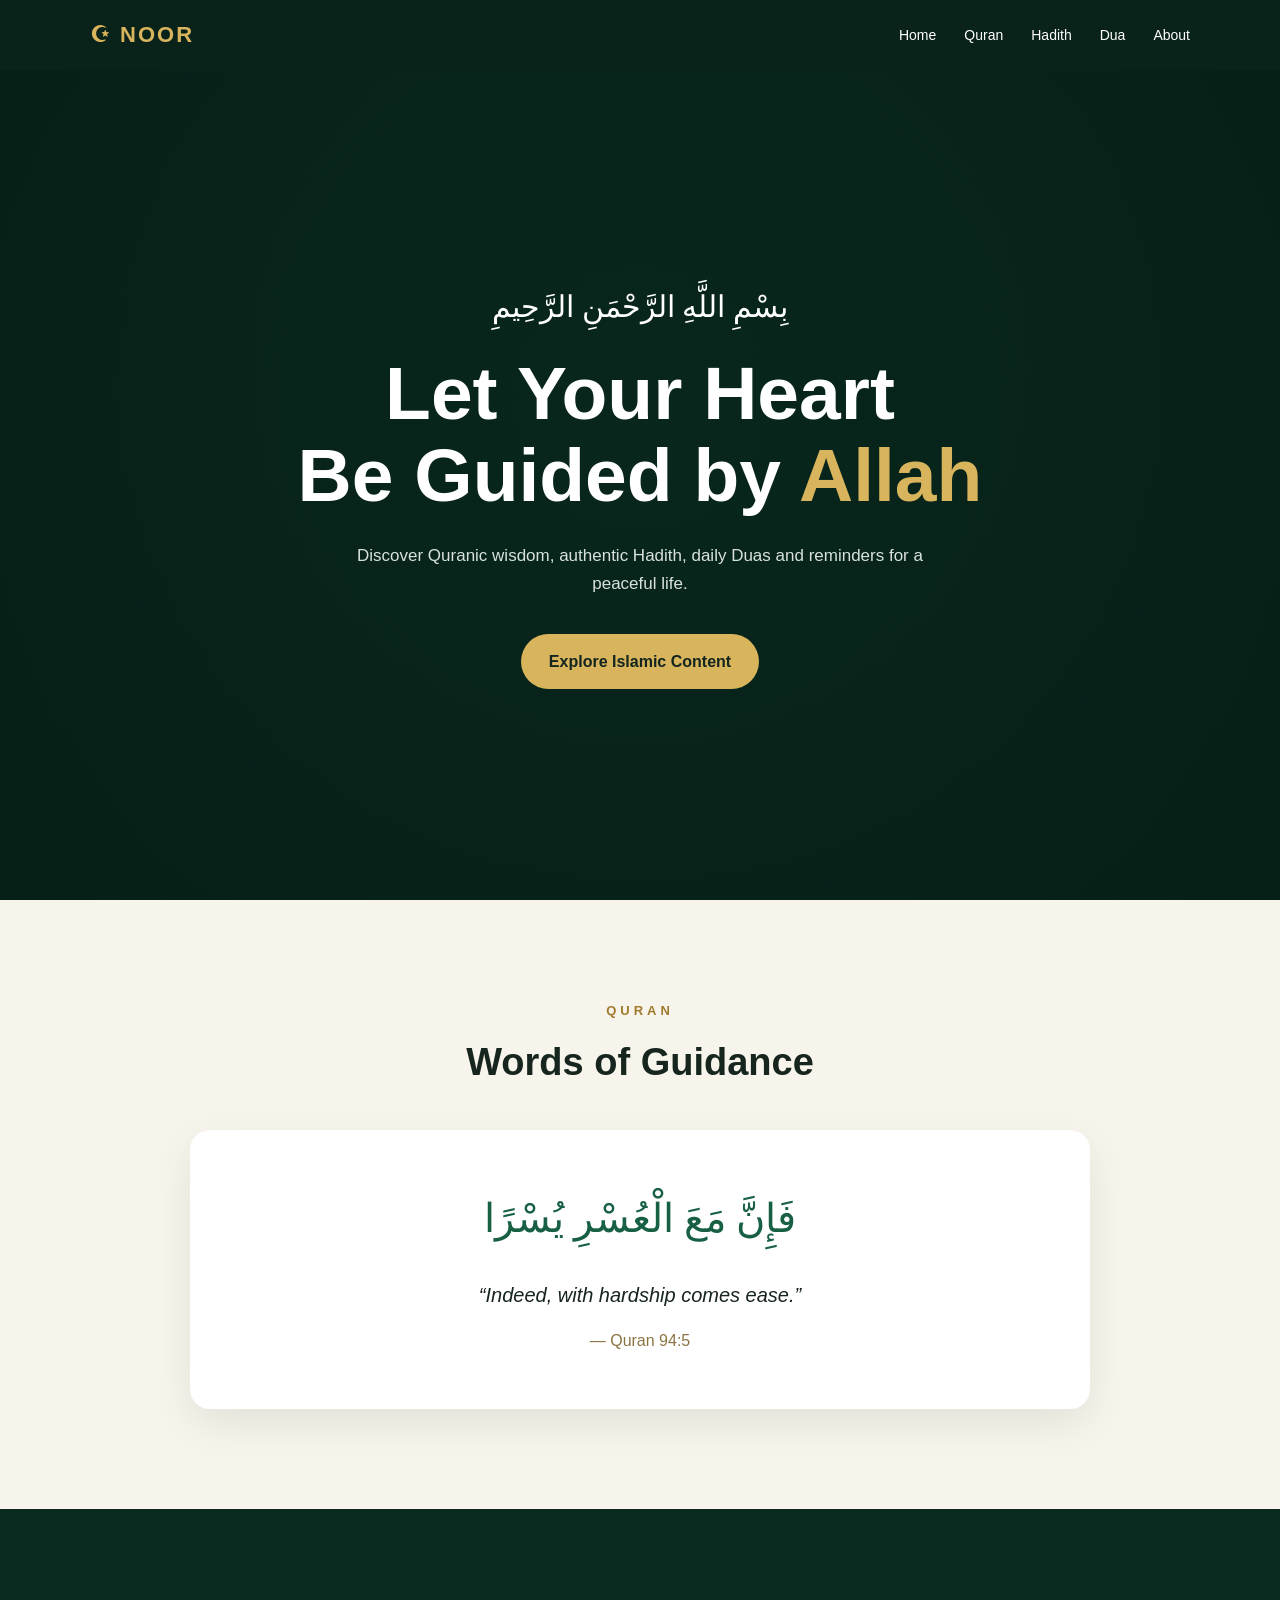
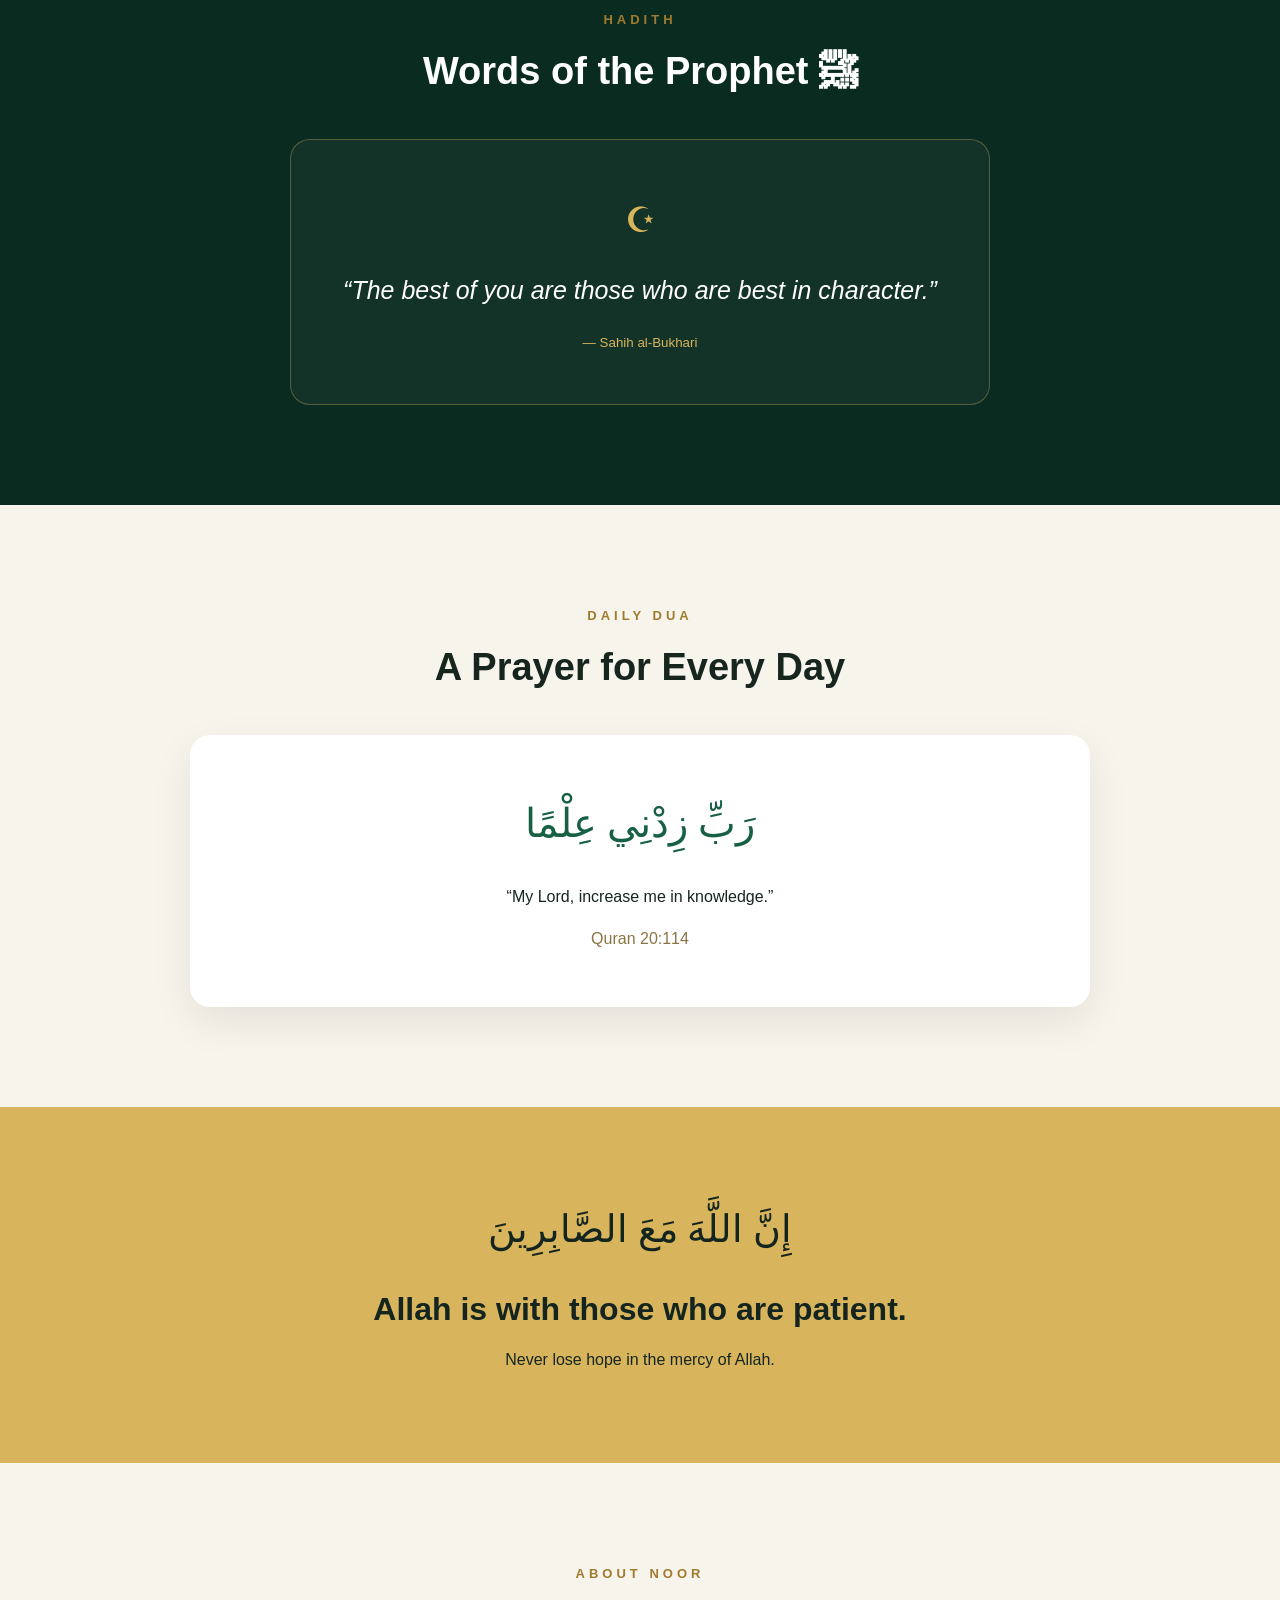
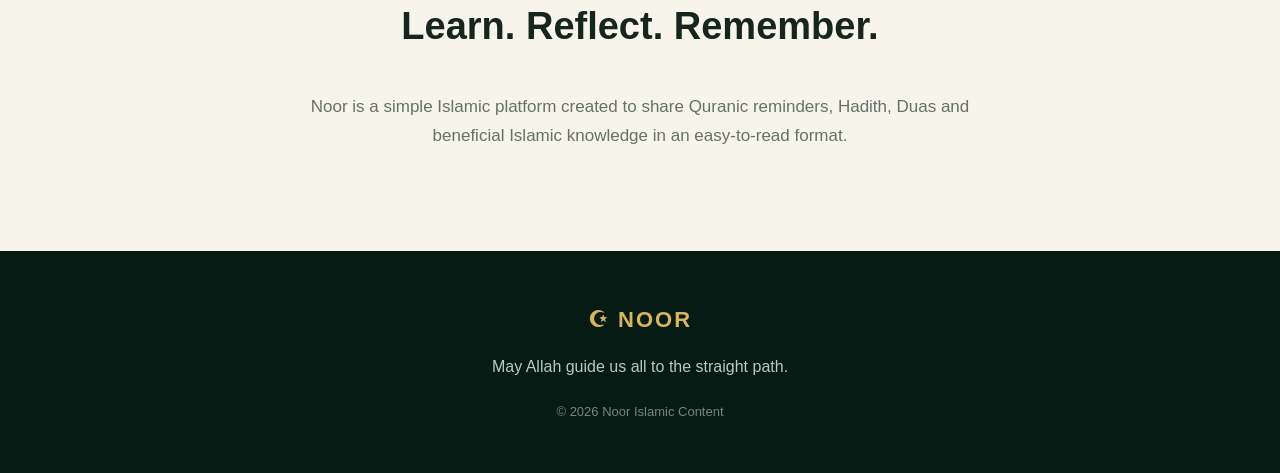
<file: index.html>
<!DOCTYPE html>
<html lang="en">
<head>
  <meta charset="UTF-8">
  <meta name="viewport" content="width=device-width, initial-scale=1.0">
  <title>Noor — Islamic Content</title>
  <link rel="stylesheet" href="style.css">
</head>

<body>

  <header>
    <nav class="navbar">
      <div class="logo">☪ NOOR</div>

      <ul class="nav-links">
        <li><a href="#home">Home</a></li>
        <li><a href="#quran">Quran</a></li>
        <li><a href="#hadith">Hadith</a></li>
        <li><a href="#dua">Dua</a></li>
        <li><a href="#about">About</a></li>
      </ul>
    </nav>
  </header>

  <main>

    <!-- Hero -->
    <section id="home" class="hero">
      <div class="hero-content">
        <p class="arabic">بِسْمِ اللَّهِ الرَّحْمَنِ الرَّحِيمِ</p>

        <h1>Let Your Heart<br>Be Guided by <span>Allah</span></h1>

        <p>
          Discover Quranic wisdom, authentic Hadith,
          daily Duas and reminders for a peaceful life.
        </p>

        <a href="#quran" class="btn">Explore Islamic Content</a>
      </div>
    </section>

    <!-- Quran -->
    <section id="quran" class="section">
      <p class="section-label">QURAN</p>
      <h2>Words of Guidance</h2>

      <div class="quote-card">
        <div class="arabic big">
          فَإِنَّ مَعَ الْعُسْرِ يُسْرًا
        </div>

        <p class="translation">
          “Indeed, with hardship comes ease.”
        </p>

        <span>— Quran 94:5</span>
      </div>
    </section>

    <!-- Hadith -->
    <section id="hadith" class="section dark-section">
      <p class="section-label">HADITH</p>
      <h2>Words of the Prophet ﷺ</h2>

      <div class="hadith-card">
        <div class="hadith-icon">☪</div>

        <p>
          “The best of you are those who are best
          in character.”
        </p>

        <small>— Sahih al-Bukhari</small>
      </div>
    </section>

    <!-- Dua -->
    <section id="dua" class="section">
      <p class="section-label">DAILY DUA</p>
      <h2>A Prayer for Every Day</h2>

      <div class="dua-card">
        <div class="arabic big">
          رَبِّ زِدْنِي عِلْمًا
        </div>

        <p>
          “My Lord, increase me in knowledge.”
        </p>

        <span>Quran 20:114</span>
      </div>
    </section>

    <!-- Reminder -->
    <section class="reminder">
      <div>
        <p class="arabic">إِنَّ اللَّهَ مَعَ الصَّابِرِينَ</p>
        <h2>Allah is with those who are patient.</h2>
        <p>Never lose hope in the mercy of Allah.</p>
      </div>
    </section>

    <!-- About -->
    <section id="about" class="section about">
      <p class="section-label">ABOUT NOOR</p>
      <h2>Learn. Reflect. Remember.</h2>

      <p>
        Noor is a simple Islamic platform created to share
        Quranic reminders, Hadith, Duas and beneficial
        Islamic knowledge in an easy-to-read format.
      </p>
    </section>

  </main>

  <footer>
    <div class="logo">☪ NOOR</div>
    <p>May Allah guide us all to the straight path.</p>
    <p class="copyright">© 2026 Noor Islamic Content</p>
  </footer>

</body>
</html>
</file>
<file: style.css>
* {
  margin: 0;
  padding: 0;
  box-sizing: border-box;
}

html {
  scroll-behavior: smooth;
}

body {
  font-family: Arial, Helvetica, sans-serif;
  background: #f7f4ec;
  color: #17251f;
  line-height: 1.7;
}

/* Navbar */

header {
  position: fixed;
  top: 0;
  width: 100%;
  z-index: 1000;
  background: rgba(10, 35, 27, 0.96);
}

.navbar {
  max-width: 1150px;
  margin: auto;
  min-height: 70px;
  padding: 0 25px;

  display: flex;
  align-items: center;
  justify-content: space-between;
}

.logo {
  color: #d8b45c;
  font-size: 22px;
  font-weight: bold;
  letter-spacing: 2px;
}

.nav-links {
  list-style: none;
  display: flex;
  gap: 28px;
}

.nav-links a {
  color: white;
  text-decoration: none;
  font-size: 14px;
  transition: 0.3s;
}

.nav-links a:hover {
  color: #d8b45c;
}

/* Hero */

.hero {
  min-height: 100vh;
  padding: 150px 25px 80px;

  display: flex;
  align-items: center;
  justify-content: center;

  text-align: center;
  color: white;

  background:
    linear-gradient(rgba(6, 32, 24, .86), rgba(6, 32, 24, .92)),
    radial-gradient(circle at center, #1c5b45, #061d16);
}

.hero-content {
  max-width: 800px;
}

.arabic {
  font-family: "Times New Roman", serif;
  font-size: 30px;
  direction: rtl;
  margin-bottom: 20px;
}

.hero h1 {
  font-size: clamp(42px, 7vw, 75px);
  line-height: 1.1;
  margin-bottom: 25px;
}

.hero h1 span {
  color: #d8b45c;
}

.hero p:not(.arabic) {
  max-width: 620px;
  margin: auto;
  color: #d8e2dc;
  font-size: 17px;
}

.btn {
  display: inline-block;
  margin-top: 35px;
  padding: 14px 28px;

  background: #d8b45c;
  color: #13251e;

  text-decoration: none;
  font-weight: bold;
  border-radius: 30px;

  transition: .3s;
}

.btn:hover {
  transform: translateY(-3px);
}

/* Sections */

.section {
  max-width: 950px;
  margin: auto;
  padding: 100px 25px;
  text-align: center;
}

.section-label {
  color: #a07b2e;
  font-size: 13px;
  font-weight: bold;
  letter-spacing: 4px;
  margin-bottom: 8px;
}

.section h2 {
  font-size: 38px;
  margin-bottom: 35px;
}

/* Quran */

.quote-card,
.dua-card {
  padding: 55px 30px;
  background: white;
  border-radius: 20px;

  box-shadow: 0 15px 40px rgba(0,0,0,.08);
}

.big {
  font-size: 40px;
  color: #176044;
  margin-bottom: 25px;
}

.translation {
  font-size: 20px;
  font-style: italic;
}

.quote-card span,
.dua-card span {
  display: block;
  margin-top: 15px;
  color: #8a7444;
}

/* Hadith */

.dark-section {
  max-width: none;
  background: #0a2b20;
  color: white;
}

.hadith-card {
  max-width: 700px;
  margin: auto;
  padding: 50px 30px;

  border: 1px solid rgba(216,180,92,.35);
  border-radius: 20px;
  background: rgba(255,255,255,.04);
}

.hadith-icon {
  color: #d8b45c;
  font-size: 35px;
  margin-bottom: 20px;
}

.hadith-card p {
  font-size: 25px;
  font-style: italic;
}

.hadith-card small {
  display: block;
  margin-top: 20px;
  color: #d8b45c;
}

/* Reminder */

.reminder {
  padding: 90px 25px;
  text-align: center;

  background: #d8b45c;
  color: #14251f;
}

.reminder .arabic {
  font-size: 38px;
}

.reminder h2 {
  font-size: 32px;
  margin-bottom: 10px;
}

/* About */

.about {
  max-width: 750px;
}

.about p:last-child {
  color: #657169;
  font-size: 17px;
}

/* Footer */

footer {
  padding: 50px 25px;
  text-align: center;

  background: #061b14;
  color: #b9c8c0;
}

footer .logo {
  margin-bottom: 15px;
}

.copyright {
  margin-top: 20px;
  font-size: 13px;
  color: #72877d;
}

/* Mobile */

@media (max-width: 700px) {

  .navbar {
    flex-direction: column;
    padding: 18px;
    gap: 12px;
  }

  .nav-links {
    gap: 14px;
    flex-wrap: wrap;
    justify-content: center;
  }

  .nav-links a {
    font-size: 12px;
  }

  .hero {
    padding-top: 180px;
  }

  .hero h1 {
    font-size: 43px;
  }

  .hero .arabic {
    font-size: 24px;
  }

  .section {
    padding: 75px 20px;
  }

  .section h2 {
    font-size: 30px;
  }

  .big {
    font-size: 30px;
  }

  .hadith-card p {
    font-size: 20px;
  }

  .reminder h2 {
    font-size: 25px;
  }
}
</file>
